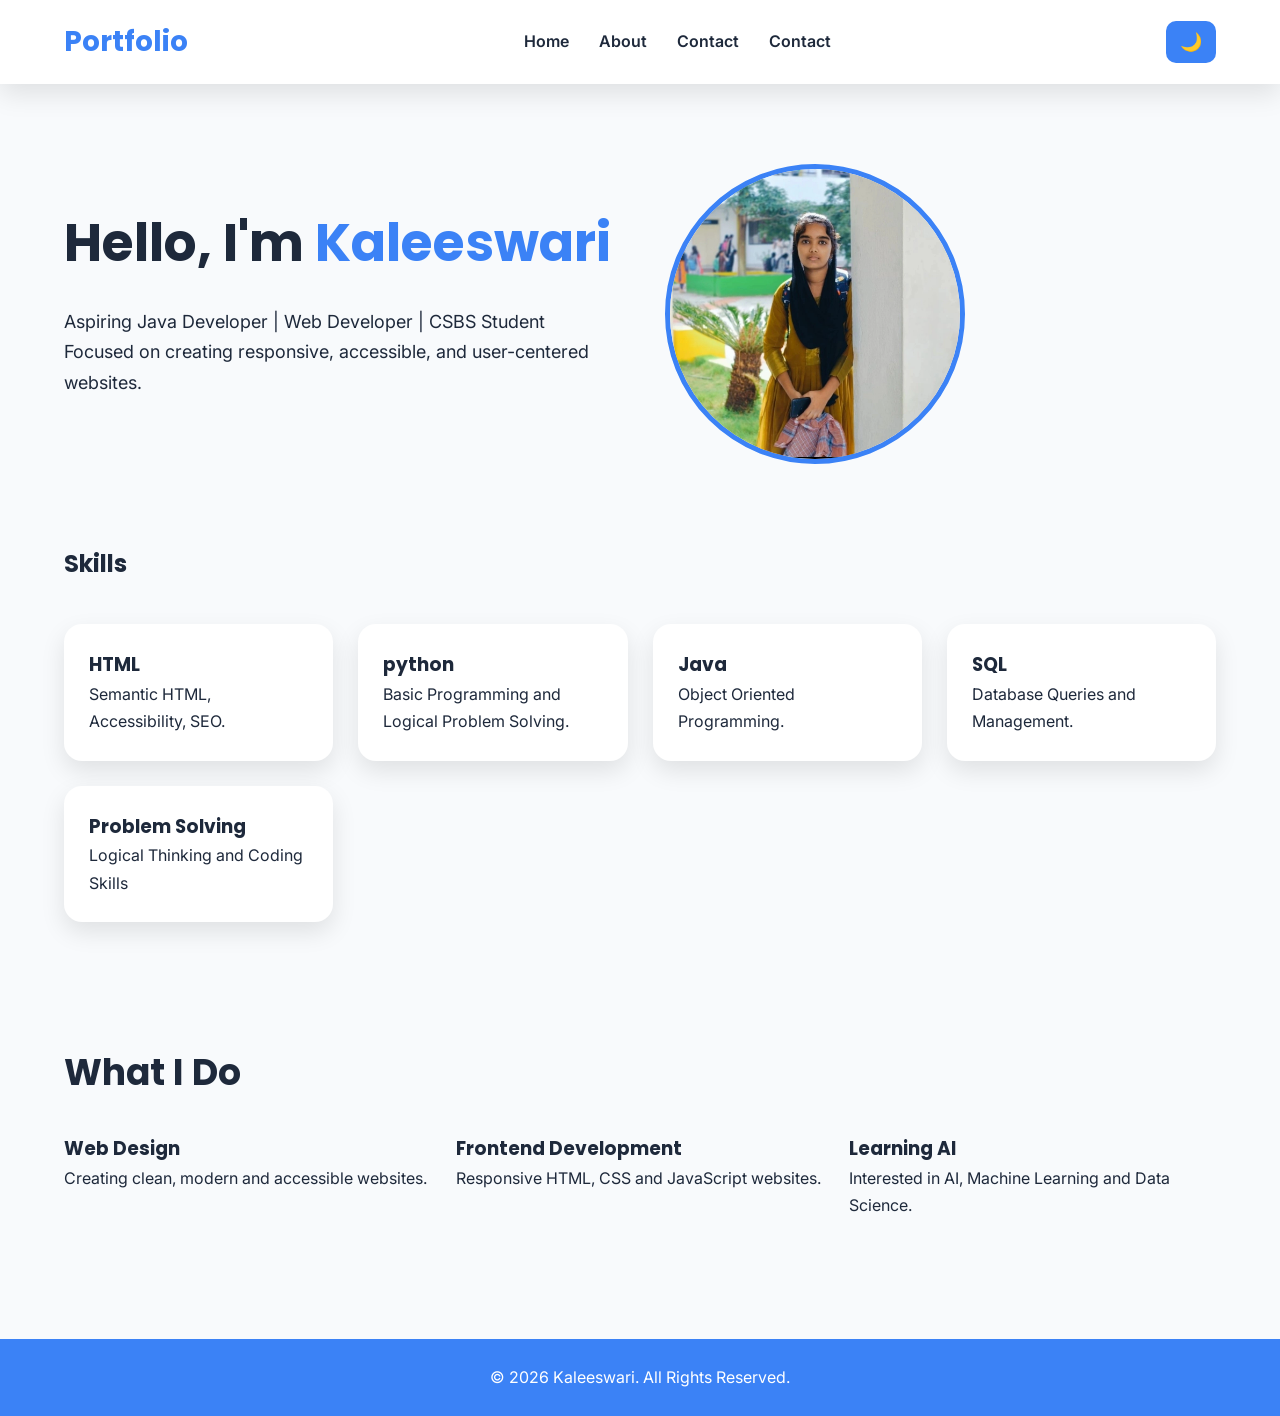
<file: index.html>
<!DOCTYPE html>
<html lang="en">
<head>
    <meta charset="UTF-8">
    <meta name="viewport" content="width=device-width, initial-scale=1.0">

    <!-- SEO -->
    <meta name="description" content="Personal Portfolio Website of Kaleeswari">
    <meta name="keywords" content="Portfolio, HTML5, CSS3, Student, Web Developer">
    <meta name="author" content="Kaleeswari">

    <title>Kaleeswari | Portfolio</title>

    <!-- Google Fonts -->
    <link rel="preconnect" href="https://fonts.googleapis.com">
    <link rel="preconnect" href="https://fonts.gstatic.com" crossorigin>
    <link href="https://fonts.googleapis.com/css2?family=Poppins:wght@400;600;700&family=Inter:wght@400;500&display=swap" rel="stylesheet">

    <!-- CSS -->
    <link rel="stylesheet" href="style.css">
</head>

<body>

<header>
    <nav aria-label="Main Navigation">

        <h2 class="logo">Portfolio</h2>

        <ul>
            <li><a href="index.html" aria-current="page">Home</a></li>
            <li><a href="about.html">About</a></li>
            <li><a href="contact.html">Contact</a></li>
            <li><a href="Project.html">Contact</a></li>
        </ul>

        <button id="themeToggle"
            aria-label="Toggle Dark and Light Mode">
            🌙
        </button>

    </nav>
</header>

<main>

<section class="hero">

    <div class="hero-text">

        <h1>Hello, I'm <span>Kaleeswari</span></h1>

        

    <p>Aspiring Java Developer | Web Developer | CSBS Student 
        <br>Focused on creating responsive, accessible, and user-centered websites.
    </p>
        
    </div>

    <div class="hero-image">
         <img src="profile.webp" alt=""/>
    </div>
</section>

<section class="skills">

<h2>Skills</h2>

<div class="skill-container">

<article class="card">
<h3>HTML</h3>
<p>Semantic HTML, Accessibility, SEO.</p>
</article>

<article class="card">
<h3>python</h3>
<p>Basic Programming and Logical Problem Solving.</p>
</article>

<article class="card">
<h3>Java</h3>
<p>Object Oriented Programming.</p>
</article>

<article class="card">
<h3>SQL</h3>
<p>Database Queries and Management.</p>
</article>

<article class="card">
<h3>Problem Solving</h3>
<p>Logical Thinking and Coding Skills</p>
</article>
</div>

</section>

<section class="services">

<h2>What I Do</h2>

<div class="service-box">

<article>

<h3>Web Design</h3>

<p>
Creating clean,
modern and accessible websites.
</p>

</article>

<article>

<h3>Frontend Development</h3>

<p>
Responsive HTML,
CSS and JavaScript websites.
</p>

</article>

<article>

<h3>Learning AI</h3>

<p>
Interested in AI,
Machine Learning and Data Science.
</p>

</article>

</div>

</section>

</main>

<footer>

<p>
© 2026 Kaleeswari.
All Rights Reserved.
</p>

</footer>

<script src="script.js"></script>

</body>
</html>
</file>
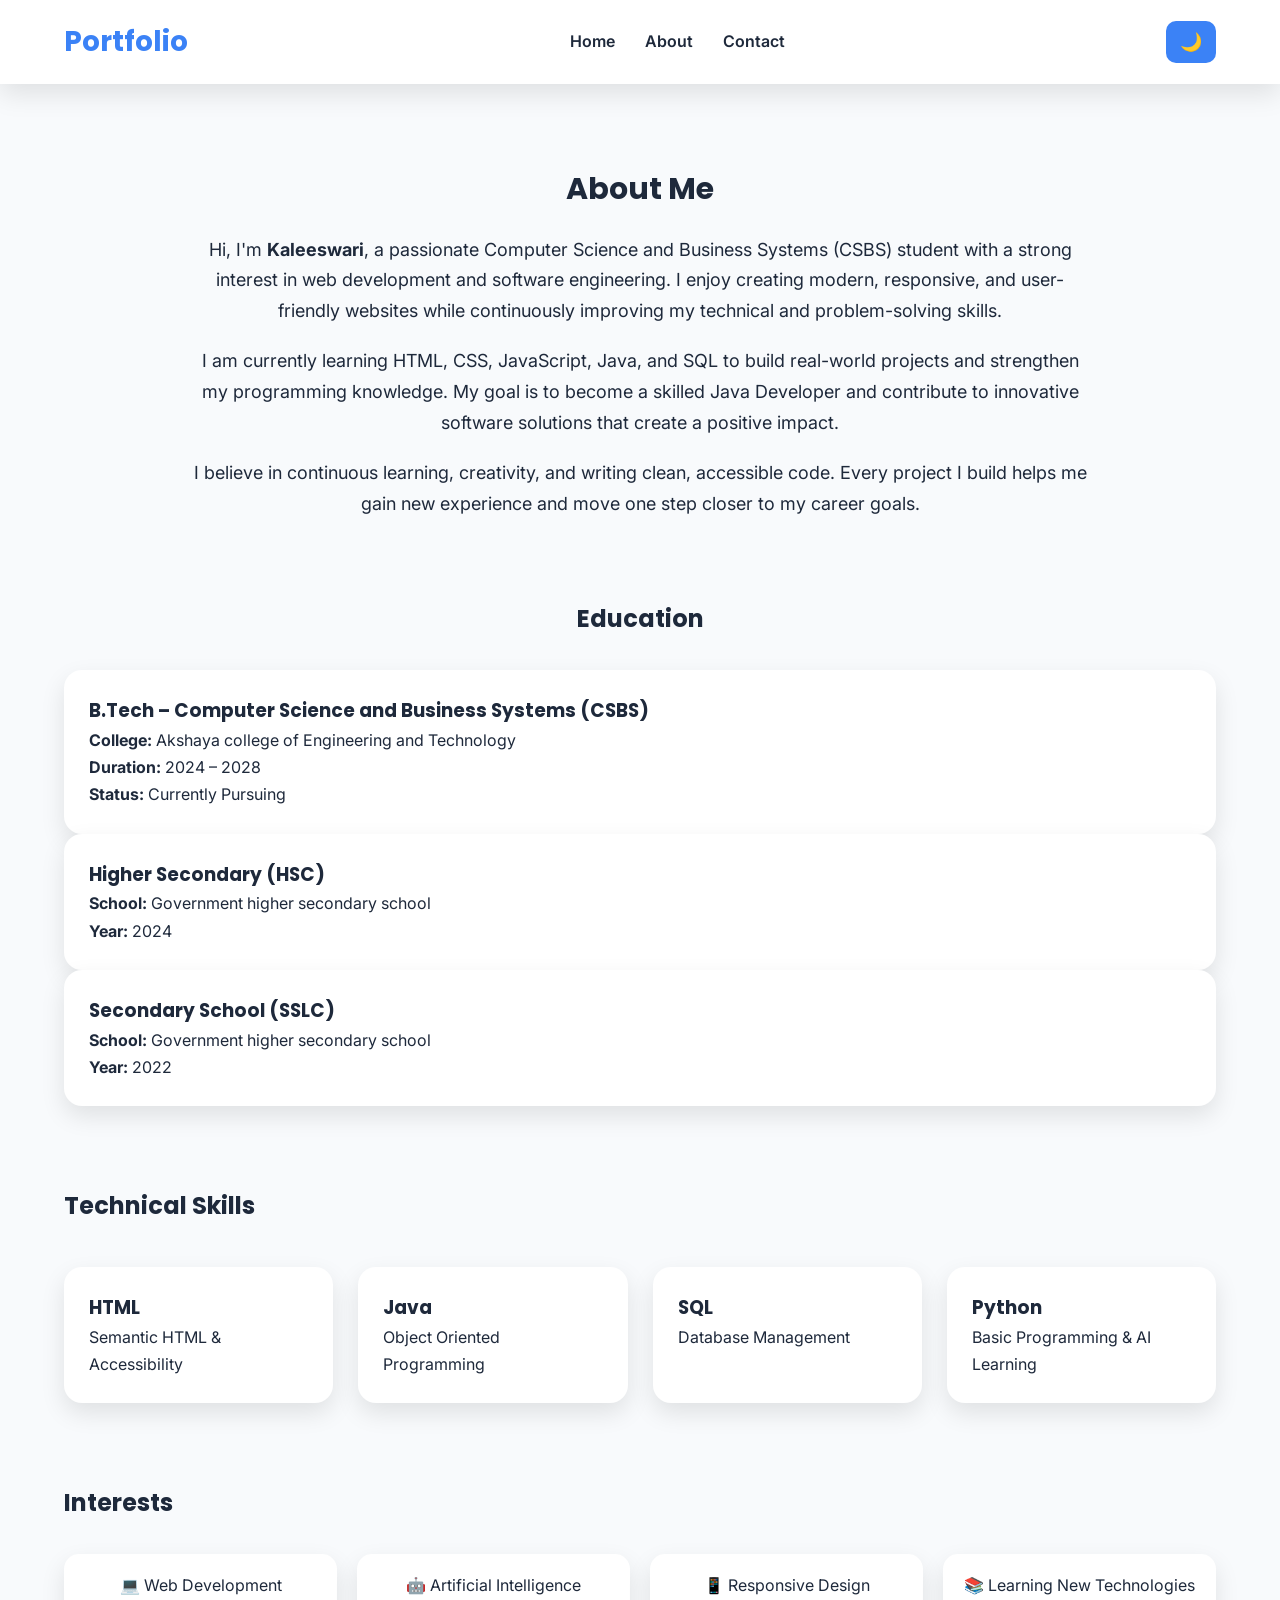
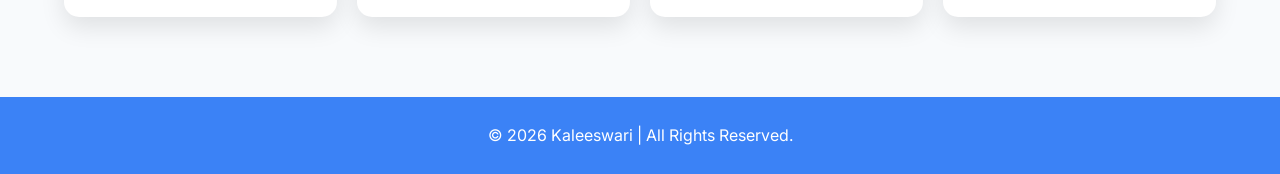
<file: about.html>
<!DOCTYPE html>
<html lang="en">
<head>
    <meta charset="UTF-8">
    <meta name="viewport" content="width=device-width, initial-scale=1.0">

    <title>About | Kaleeswari Portfolio</title>

    <meta name="description" content="About Kaleeswari - B.Tech CSBS Student and Aspiring Java Developer">

    <!-- Google Fonts -->
    <link rel="preconnect" href="https://fonts.googleapis.com">
    <link rel="preconnect" href="https://fonts.gstatic.com" crossorigin>
    <link href="https://fonts.googleapis.com/css2?family=Poppins:wght@400;600;700&family=Inter:wght@400;500&display=swap" rel="stylesheet">

    <link rel="stylesheet" href="style.css">
</head>

<body>

<header>
    <nav aria-label="Main Navigation">

        <h2 class="logo">Portfolio</h2>

        <ul>
            <li><a href="index.html">Home</a></li>
            <li><a href="about.html" aria-current="page">About</a></li>
            
            <li><a href="contact.html">Contact</a></li>
        </ul>

        <button id="themeToggle" aria-label="Toggle Theme">🌙</button>

    </nav>
</header>

<main>

<section class="about">

    <h1>About Me</h1>

    <p>
        Hi, I'm <strong>Kaleeswari</strong>, a passionate Computer Science and Business Systems (CSBS) student with a strong interest in web development and software engineering. I enjoy creating modern, responsive, and user-friendly websites while continuously improving my technical and problem-solving skills.
    </p>

    <p>
        I am currently learning HTML, CSS, JavaScript, Java, and SQL to build real-world projects and strengthen my programming knowledge. My goal is to become a skilled Java Developer and contribute to innovative software solutions that create a positive impact.
    </p>

    <p>
        I believe in continuous learning, creativity, and writing clean, accessible code. Every project I build helps me gain new experience and move one step closer to my career goals.
    </p>

</section>

<section class="education">

    <h2>Education</h2>

<article class="card">
    <h3>B.Tech – Computer Science and Business Systems (CSBS)</h3>
    <p><strong>College:</strong> Akshaya college of Engineering and Technology </p>
    <p><strong>Duration:</strong> 2024 – 2028</p>
    <p><strong>Status:</strong> Currently Pursuing</p>
</article>

<article class="card">
    <h3>Higher Secondary (HSC)</h3>
    <p><strong>School:</strong> Government higher secondary school</p>
    <p><strong>Year:</strong> 2024</p>
</article>

<article class="card">
    <h3>Secondary School (SSLC)</h3>
    <p><strong>School:</strong> Government higher secondary school</p>
    <p><strong>Year:</strong> 2022</p>
</article>

</section>

<section class="skills">

<h2>Technical Skills</h2>

<div class="skill-container">

<article class="card">
<h3>HTML</h3>
<p>Semantic HTML & Accessibility</p>
</article>

<article class="card">
<h3>Java</h3>
<p>Object Oriented Programming</p>
</article>

<article class="card">
<h3>SQL</h3>
<p>Database Management</p>
</article>

<article class="card">
<h3>Python</h3>
<p>Basic Programming & AI Learning</p>
</article>

</div>

</section>

<section class="interests">

<h2>Interests</h2>

<ul>
<li>💻 Web Development</li>
<li>🤖 Artificial Intelligence</li>
<li>📱 Responsive Design</li>
<li>📚 Learning New Technologies</li>
</ul>

</section>

</main>

<footer>
<p>© 2026 Kaleeswari | All Rights Reserved.</p>
</footer>

<script src="script.js"></script>

</body>
</html>
</file>
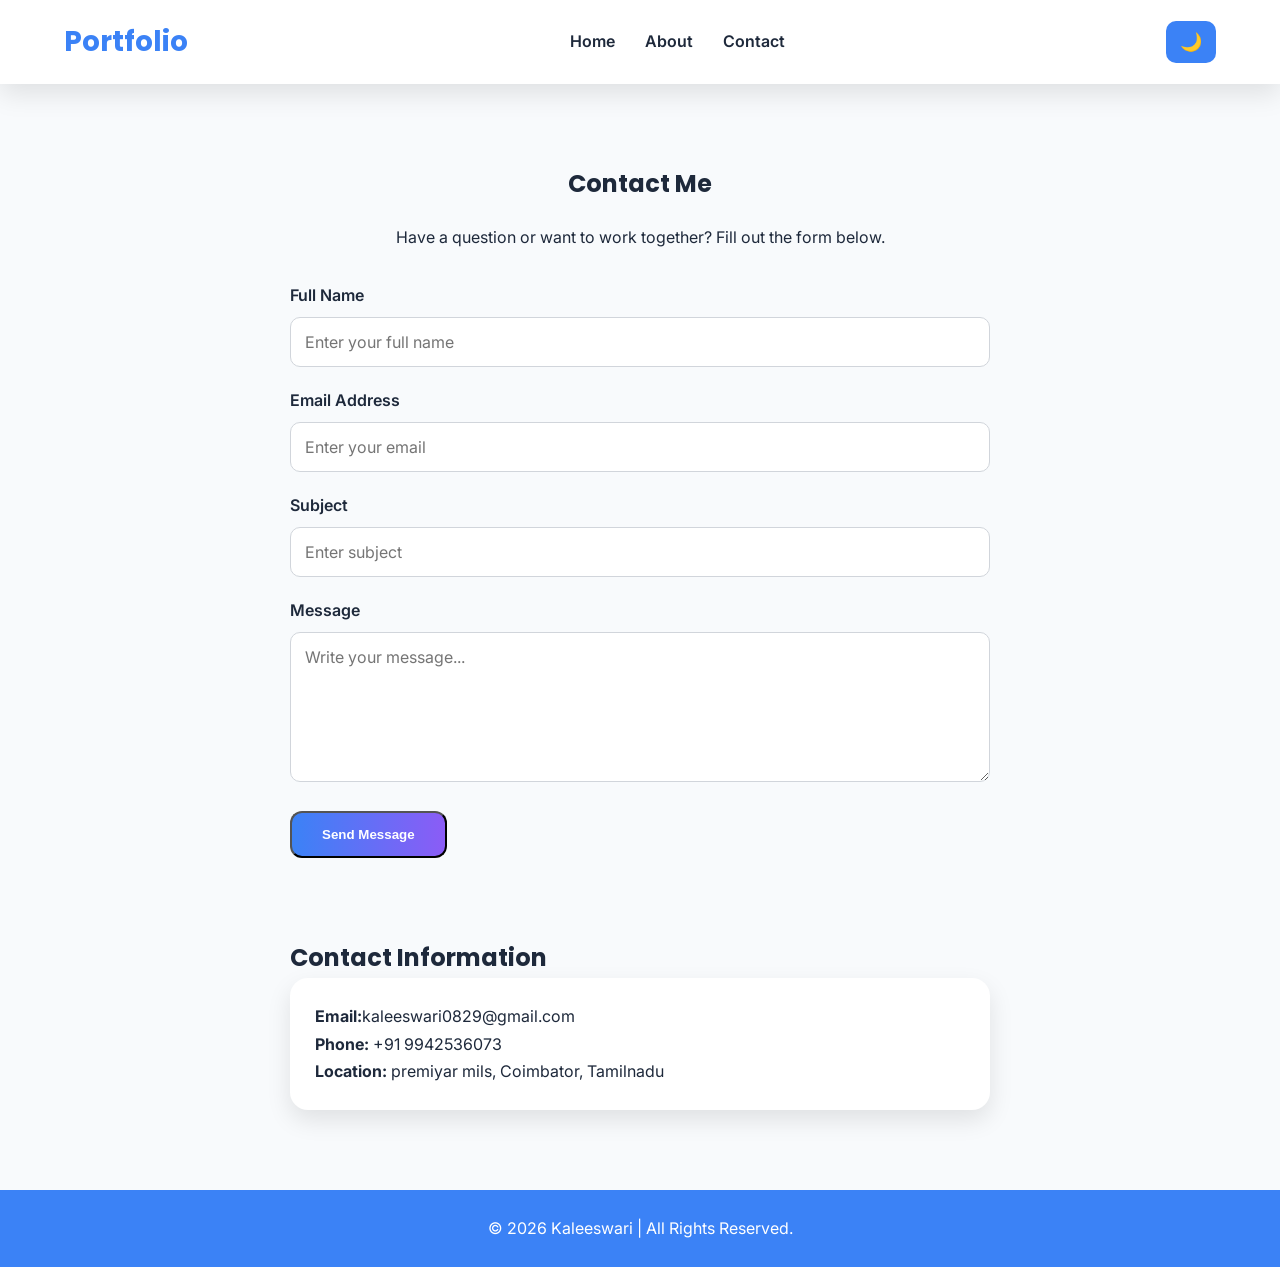
<file: contact.html>
<!DOCTYPE html>
<html lang="en">
<head>
    <meta charset="UTF-8">
    <meta name="viewport" content="width=device-width, initial-scale=1.0">

    <!-- SEO -->
    <meta name="description" content="Contact Kaleeswari - Portfolio Website">
    <meta name="keywords" content="Contact, Portfolio, HTML5, Accessibility">

    <title>Contact | Kaleeswari Portfolio</title>

    <!-- Google Fonts -->
    <link rel="preconnect" href="https://fonts.googleapis.com">
    <link rel="preconnect" href="https://fonts.gstatic.com" crossorigin>

    <link href="https://fonts.googleapis.com/css2?family=Poppins:wght@400;600;700&family=Inter:wght@400;500&display=swap" rel="stylesheet">

    <link rel="stylesheet" href="style.css">
</head>

<body>

<header>

    <nav aria-label="Main Navigation">

        <h2 class="logo">Portfolio</h2>

        <ul>
            <li><a href="index.html">Home</a></li>
            <li><a href="about.html">About</a></li>
            <li><a href="contact.html" aria-current="page">Contact</a></li>
        </ul>

        <button id="themeToggle" aria-label="Toggle Dark and Light Mode">
            🌙
        </button>

    </nav>

</header>

<main>

<section class="contact">

    <h1>Contact Me</h1>

    <p>
        Have a question or want to work together?
        Fill out the form below.
    </p>

    <form action="#" method="post" aria-label="Contact Form">

        <div class="form-group">

            <label for="name">Full Name</label>

            <input
                type="text"
                id="name"
                name="name"
                placeholder="Enter your full name"
                required
                aria-required="true">

        </div>

        <div class="form-group">

            <label for="email">Email Address</label>

            <input
                type="email"
                id="email"
                name="email"
                placeholder="Enter your email"
                required
                aria-required="true">

        </div>

        <div class="form-group">

            <label for="subject">Subject</label>

            <input
                type="text"
                id="subject"
                name="subject"
                placeholder="Enter subject"
                required>

        </div>

        <div class="form-group">

            <label for="message">Message</label>

            <textarea
                id="message"
                name="message"
                rows="6"
                placeholder="Write your message..."
                required
                aria-required="true"></textarea>

        </div>

        <button type="submit" class="btn">
            Send Message
        </button>

    </form>

</section>

<section class="contact-info">

    <h2>Contact Information</h2>

    <article class="card">

        <p><strong>Email:</strong>kaleeswari0829@gmail.com</p>

        <p><strong>Phone:</strong> +91 9942536073</p>

        <p><strong>Location:</strong> premiyar mils, Coimbator, Tamilnadu</p>

    </article>

</section>

</main>

<footer>

    <p>
        © 2026 Kaleeswari | All Rights Reserved.
    </p>

</footer>

<script src="script.js"></script>

</body>
</html>
</file>
<file: style.css>
/* ===========================
   GOOGLE FONTS
=========================== */
@import url('https://fonts.googleapis.com/css2?family=Poppins:wght@400;600;700&family=Inter:wght@400;500&display=swap');

/* ===========================
   RESET
=========================== */
*{
    margin:0;
    padding:0;
    box-sizing:border-box;
    scroll-behavior:smooth;
}

:root{
    --primary:#3B82F6;
    --secondary:#8B5CF6;
    --light:#F8FAFC;
    --dark:#0F172A;
    --text:#1E293B;
    --white:#ffffff;
    --shadow:0 10px 25px rgba(0,0,0,.1);
}

body{
    font-family:'Inter',sans-serif;
    background:var(--light);
    color:var(--text);
    line-height:1.7;
    transition:.4s;
}

body.dark{
    background:#0F172A;
    color:#ffffff;
}

/* ===========================
   HEADINGS
=========================== */

h1,h2,h3{
    font-family:'Poppins',sans-serif;
}

img{
    max-width:100%;
    display:block;
}

a{
    text-decoration:none;
    color:inherit;
}

ul{
    list-style:none;
}

/* ===========================
   NAVBAR
=========================== */

header{
    width:100%;
    background:white;
    position:sticky;
    top:0;
    z-index:1000;
    box-shadow:var(--shadow);
}

body.dark header{
    background:#1E293B;
}

nav{
    width:90%;
    margin:auto;
    display:flex;
    justify-content:space-between;
    align-items:center;
    padding:18px 0;
}

.logo{
    color:var(--primary);
    font-size:28px;
    font-weight:700;
}

nav ul{
    display:flex;
    gap:30px;
}

nav ul li a{
    font-weight:600;
    transition:.3s;
}

nav ul li a:hover{
    color:var(--primary);
}

#themeToggle{
    border:none;
    background:var(--primary);
    color:white;
    padding:10px 14px;
    border-radius:10px;
    cursor:pointer;
    font-size:18px;
}

/* ===========================
   HERO
=========================== */

.hero{
    width:90%;
    margin:80px auto;
    display:grid;
    grid-template-columns:1fr 1fr;
    align-items: center;
    gap:50px;
}

.hero h1{
    font-size:52px;
    margin-bottom:20px;
}

.hero span{
    color:var(--primary);
}

.hero p{
    font-size:18px;
    margin-bottom:30px;
}

.hero-image img{
    width:300px;
    height:300px;
    border-radius:50%;
    object-fit:cover;
    border:5px solid #3B82F6;
}

/* ===========================
   BUTTON
=========================== */

.btn{
    display:inline-block;
    padding:14px 30px;
    background:linear-gradient(90deg,var(--primary),var(--secondary));
    color:white;
    border-radius:12px;
    font-weight:600;
    transition:.3s;
}

.btn:hover{
    transform:translateY(-4px);
}

/* ===========================
   CARDS
=========================== */

.card{
    background:white;
    padding:25px;
    border-radius:18px;
    box-shadow:var(--shadow);
    transition:.3s;
}

body.dark .card{
    background:#1E293B;
}

.card:hover{
    transform:translateY(-8px);
}

/* ===========================
   SKILLS
=========================== */

.skills{
    width:90%;
    margin:80px auto;
}

.skills h2{
    text-align:left;
    margin-bottom:40px;
}

.skill-container{
    display:grid;
    grid-template-columns:repeat(auto-fit,minmax(220px,1fr));
    gap:25px;
}

.services{
    width:90%;
    margin:120px auto;
}

.services h2{
    text-align: left;
    margin-bottom:30px;
    font-size:36px;
    padding-right:20px;
}

.service-box{
    display:grid;
    grid-template-columns:repeat(auto-fit,minmax(250px,1fr));
    gap:25px;
}


.about{
    width:90%;
    margin:80px auto;
    text-align:center;
}

.about h1{
    font-size: 30px;
    margin-bottom:20px;
}

.about p{
    max-width:900px;
    margin:20px auto;
    font-size:18px;
}

.education{
    width:90%;
    margin:60px auto;
}

.education h2{
    text-align:center;
    margin-bottom:30px;
}

.interests{
    width:90%;
    margin:80px auto;
}

.interests h2{
    text-align:left;
    margin-bottom:30px;
}

.interests ul{
    display:grid;
    grid-template-columns:repeat(auto-fit,minmax(220px,1fr));
    gap:20px;
}

.interests li{
    background:#ffffff;
    padding:18px;
    border-radius:15px;
    box-shadow:var(--shadow);
    text-align:center;
}

body.dark .interests li{
    background:#1E293B;
}

/* ===========================
   CONTACT PAGE
=========================== */

.contact{
    width:90%;
    max-width:700px;
    margin:80px auto;
}

.contact h1{
    text-align:center;
    margin-bottom:20px;
}

.contact p{
    text-align:center;
    margin-bottom:30px;
}

.form-group{
    margin-bottom:20px;
}

label{
    display:block;
    margin-bottom:8px;
    font-weight:600;
}

input,
textarea{
    width:100%;
    padding:14px;
    border:1px solid #d1d5db;
    border-radius:10px;
    font-size:16px;
    font-family:'Inter',sans-serif;
    transition:.3s;
}

body.dark input,
body.dark textarea{
    background:#1E293B;
    color:#ffffff;
    border:1px solid #334155;
}

input:focus,
textarea:focus{
    outline:none;
    border-color:var(--primary);
    box-shadow:0 0 8px rgba(59,130,246,.4);
}

.contact-info{
    width:90%;
    max-width:700px;
    margin:50px auto;
    text-align:left;
}

/* ===========================
   FOOTER
=========================== */

footer{
    margin-top:80px;
    background:var(--primary);
    color:#ffffff;
    text-align:center;
    padding:25px;
}

body.dark footer{
    background:#111827;
}

/* ===========================
   ACCESSIBILITY
=========================== */

a:focus,
button:focus,
input:focus,
textarea:focus{
    outline:3px solid #facc15;
    outline-offset:4px;
}

/* ===========================
   ANIMATIONS
=========================== */

.card,
.btn,
#themeToggle{
    transition:all .3s ease;
}

.card:hover{
    transform:translateY(-10px);
}

.btn:hover{
    transform:scale(1.05);
}

.logo:hover{
    color:var(--secondary);
}

/* ===========================
   RESPONSIVE DESIGN
=========================== */

@media (max-width:992px){

.hero{
    grid-template-columns:1fr;
    text-align: right;
}

.hero-image img{
    width:280px;
}

nav{
    flex-direction:column;
    gap:20px;
}

nav ul{
    flex-wrap:wrap;
    justify-content:center;
}

}

@media (max-width:768px){

.hero h1{
    font-size:38px;
}

.about h1,
.projects h1,
.contact h1{
    font-size:34px;
}

.skill-container,
.project-grid{
    grid-template-columns:1fr;
}

.btn{
    width:100%;
    text-align:center;
}

}

@media (max-width:480px){

.hero{
    margin-top:40px;
}

.hero h1{
    font-size:30px;
}

.hero p{
    font-size:16px;
}

.logo{
    font-size:24px;
}

nav ul{
    gap:15px;
}

}

/* ===========================
   DARK MODE
=========================== */

body.dark{
    background:#0F172A;
    color:#F8FAFC;
}

body.dark header{
    background:#1E293B;
}

body.dark .card{
    background:#1E293B;
    color:#ffffff;
}

body.dark .btn{
    background:linear-gradient(90deg,#2563EB,#7C3AED);
}

body.dark a{
    color:#F8FAFC;
}

body.dark a:hover{
    color:#60A5FA;
}
</file>
